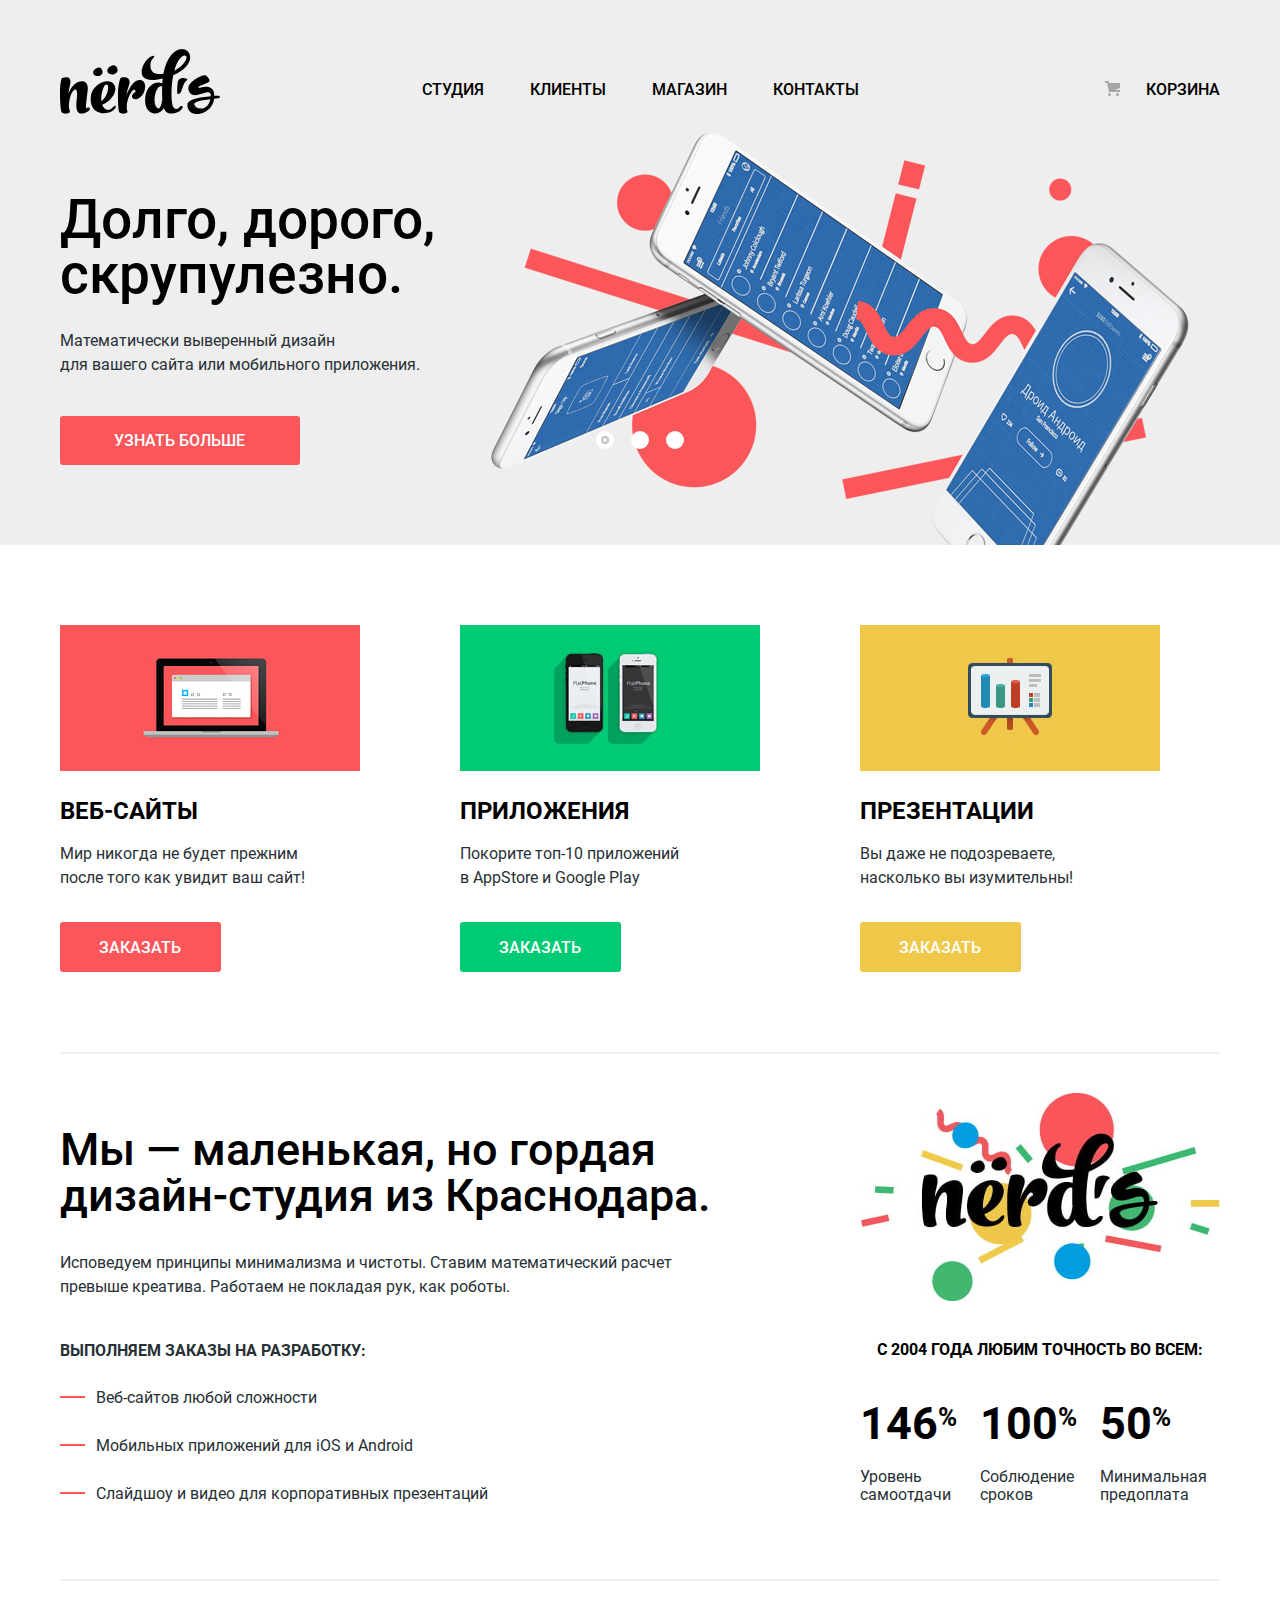
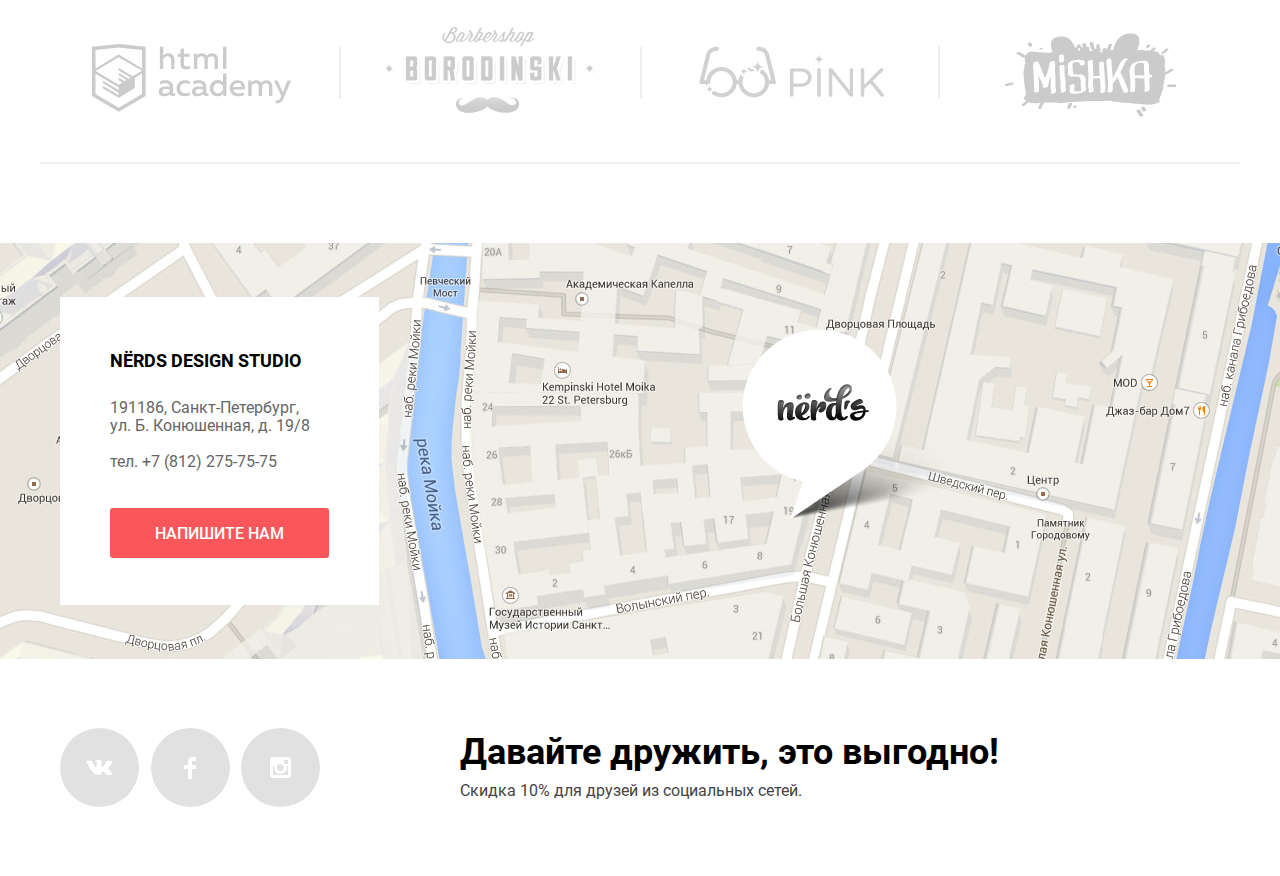
<file: index.html>
<!DOCTYPE html>
<html class="page" lang="ru">
  <head>
    <meta charset="utf-8">
    <title>Интернет магазин Нёрдс</title>
    <link rel="stylesheet" href="css/normalize.css">
    <link rel="stylesheet" href="css/style.min.css">
  </head>
  <body class="body-page">
    <header class="main-header">
      <nav class="main-navigation container">
        <a class="main-header-logo">
          <img class="nerds-logo" src="img/nerds-logo.svg" width="160" height="65" alt="Нёрдс главная страница" >
        </a>
        <ul class="list-site-navigation">
          <li class="studio"><a href="#">студия</a></li>
          <li class="clients"><a href="#">клиенты</a></li>
          <li class="catalog"><a href="catalog.html">магазин</a></li>
          <li><a href="#contact">контакты</a></li>
        </ul>
        <div class="container-busket">
          <a class="busket" href="#">корзина</a>
        </div>
      </nav>
    </header>
  <main class="center">
    <h1 class="visually-hidden">Интернет магазин "Nerds"</h1>
    <div class="slider-bar">
      <section class="slider-wrapper container">
        <h2 class="visually-hidden">Преимущества</h2>
        <ul class="list-sliders">
          <li class="slide slide-current">
            <div class="container-text-sliders">
              <h3 class="caption-slide">Долго, дорого, скрупулезно.</h3>
              <p class="caption-slide-item">Математически выверенный дизайн<br>для вашего сайта или мобильного приложения.</p>
              <a class="button slide-button" href="#">Узнать больше</a>
            </div>
            <img class="block-slide" src="img/nerds-index-slide1.png" width="761" height="431" alt="Парящие смартфоны в разноцветных ленточках">
          </li>
          <li class="slide">
            <div class="container-text-sliders">
              <h3 class="caption-slide">Любим математику как никто другой</h3>
              <p class="caption-slide-item  slide2">Никакого креатива, только математические формулы для расчета идеальных пропорций</p>
              <a class="button slide-button" href="#">Узнать больше</a>
            </div>
            <img class="block-slide" src="img/nerds-index-slide2.png" width="761" height="431" alt="Два включённых монитора">
          </li>
          <li class="slide">
            <div class="container-text-sliders">
              <h3 class="caption-slide">Только ночь,<br>только хардкор</h3>
              <p class="caption-slide-item slide3">Работать днем, как все? Мы против этого.<br> Ближе к полуночи работа только начинается.</p>
              <a class="button slide-button" href="#">Узнать больше</a>
            </div>
            <img class="block-slide" src="img/nerds-index-slide3.png" width="761" height="431" alt="Парящие планшет и смарфон">
          </li>
        </ul>
        <div class="control-slider">
          <button class="button-slider button-slider-current" type="button" aria-label="Слайд первый"></button>
          <button class="button-slider" type="button" aria-label="Слайд второй"></button>
          <button class="button-slider" type="button" aria-label="Слайд третий"></button>
        </div>
      </section>
    </div>
      <section class="service container">
        <h2 class="visually-hidden">Сервис</h2>
        <ul class="list-service">
          <li class="service-list-item">
            <img src="img/illustration-1.jpg" width="300" height="146" alt="Ноутбук на красном фоне">
            <h3 class="caption-service">Веб-сайты</h3>
            <p class="caption-service-info">Мир никогда не будет прежним после того как увидит ваш сайт!</p>
            <a class="button site-button" href="#">Заказать</a>
          </li>
          <li class="service-list-item">
            <img src="img/illustration-2.jpg" width="300" height="146" alt="Два смартфона на зелёном фоне">
            <h3 class="caption-service">Приложения</h3>
            <p class="caption-service-info">Покорите топ-10 приложений<br> в AppStore и Google Play</p>
            <a class="button app-button" href="#">Заказать</a>
          </li>
          <li class="service-list-item">
            <img src="img/illustration-3.jpg" width="300" height="146" alt="Экран на треноге">
            <h3 class="caption-service">Презентации</h3>
            <p class="caption-service-info">Вы даже не подозреваете, насколько вы изумительны!</p>
            <a class="button presentation-button" href="#">Заказать</a>
          </li>
        </ul>
      </section>
      <section class="about-us container">
        <h2 class="visually-hidden">О нас</h2>
          <div class="about-us-wrapper">
            <div class="order-container">
              <h3>Мы — маленькая, но гордая дизайн-студия из Краснодара.</h3>
              <p class="about-us-text">Исповедуем принципы минимализма и чистоты. Ставим математический расчет превыше креатива. Работаем не покладая рук, как роботы.</p>
              <h4 class="caption-about-us-list">Выполняем заказы на разработку:</h4>
              <ul class="about-us-list">
                <li>Веб-сайтов любой сложности</li>
                <li>Мобильных приложений для iOS и Android</li>
                <li>Слайдшоу и видео для корпоративных презентаций</li>
              </ul>
            </div>
            <div class="progress-container">
              <img src="img/nerds-illustration.jpg" width="360" height="208" alt="Логотип Нёрдс на фоне шариков и ленточек">
              <div class="progress-content">
                <h4>с 2004 года Любим точность во всем:</h4>
                <dl class="percent">
                  <dt>146<sup class="figur">%</sup></dt>
                  <dd>Уровень самоотдачи</dd>
                  <dt>100<sup class="figur">%</sup></dt>
                  <dd>Соблюдение сроков</dd>
                  <dt>50<sup class="figur">%</sup></dt>
                  <dd>Минимальная предоплата</dd>
                </dl>
              </div>
            </div>
        </div>
      </section>
      <section class="company container">
        <h2 class="visually-hidden">Компании</h2>
        <ul class="list-company">
          <li class="company-academy">
            <a href="https://htmlacademy.ru/intensive/htmlcss">
              <img src="img/html-academy.svg" width="199" height="68" alt="HtmlAcademy">
            </a>
          </li>
          <li class="company-borodinski">
            <a href="#">
              <img src="img/borodinski.svg" width="209" height="90" alt="Borodinski">
            </a>
          </li>
          <li class="company-pink">
            <a href="#">
              <img src="img/pink.svg" width="185" height="52" alt="Pink">
            </a>
          </li>
          <li class="company-mishka">
            <a href="#">
              <img src="img/mishka.svg" width="173" height="84" alt="Mishka">
            </a>
          </li>
        </ul>
      </section>
    </main>
    <footer class="main-footer">
      <section class="adress-company">
        <h2 class= visually-hidden>Контакты</h2>
        <div class="map">
          <div class="container-contact">
            <div class="map-marker"></div>
            <div class="contact">
              <h3 class="footer-caption" id="contact">NЁRDS DESIGN STUDIO</h3>
              <p class="footer-adress">191186, Санкт-Петербург,<br>
                ул. Б. Конюшенная, д. 19/8</p>
              <a class="contact-phone" href="tel:+78122757575">тел. +7 (812) 275-75-75</a>
              <a class="button contact-button" href="#">Напишите нам</a>
            </div>
          </div>
        </div>
        <iframe src="https://www.google.com/maps/embed?pb=!1m18!1m12!1m3!1d1998.603625300295!2d30.320858715957424!3d59.93871916905443!2m3!1f0!2f0!3f0!3m2!1i1024!2i768!4f13.1!3m3!1m2!1s0x4696310fca145cc1%3A0x42b32648d8238007!2z0JHQvtC70YzRiNCw0Y8g0JrQvtC90Y7RiNC10L3QvdCw0Y8g0YPQuy4sIDE5LzgsINCh0LDQvdC60YIt0J_QtdGC0LXRgNCx0YPRgNCzLCAxOTExODY!5e0!3m2!1sru!2sru!4v1603130419307!5m2!1sru!2sru" width="1440" height="416"  allowfullscreen="" aria-hidden="true" tabindex="0">
        </iframe>
      </section>
      <div class="container">
        <section class="footer-social">
          <div class="frendship">
            <h2>Давайте дружить, это выгодно!</h2>
            <p>Скидка 10% для друзей из социальных сетей.</p>
          </div>
          <ul>
            <li>
              <a class="button-social" href="#">
                <span class="visually-hidden">Вконтакте</span>
                <svg aria-hidden="true" focusable="false" width="27" height="15" viewBox="0 0 27 15">
                  <path d="M16.6173 11.51C17.5843 11.201 18.8224 13.55 20.1404 14.449C21.1297 15.13 21.8873 14.983 21.8873 14.983L25.4003 14.933C25.4003 14.933 27.2362 14.821 26.3683 13.379C26.2965 13.259 25.8595 12.31 23.7536 10.357C21.5515 8.31404 21.8499 8.64504 24.5011 5.11304C26.1165 2.96004 26.7628 1.64504 26.5605 1.08504C26.3663 0.546037 25.1798 0.686037 25.1798 0.686037L21.2217 0.713037C20.8363 0.714037 20.5096 0.832037 20.3609 1.22804C20.3579 1.23204 19.7328 2.89404 18.8993 4.30704C17.1382 7.29604 16.4352 7.45504 16.1439 7.26804C15.4753 6.83504 15.6442 5.53104 15.6442 4.60404C15.6442 1.70704 16.0812 0.499037 14.7885 0.187037C14.3566 0.0830374 14.041 0.0150374 12.9394 0.00503741C11.5314 -0.0159626 10.3358 0.00503743 9.65806 0.334037C9.20793 0.557037 8.86301 1.04604 9.07239 1.07404C9.33539 1.10904 9.9251 1.23404 10.2407 1.66004C10.6463 2.21204 10.6342 3.44904 10.6342 3.44904C10.6342 3.44904 10.8658 6.86004 10.088 7.28304C9.55387 7.57304 8.82356 6.98104 7.25267 4.26704C6.45054 2.87904 5.84464 1.34504 5.84464 1.34504C5.84464 1.34504 5.7273 1.06004 5.51488 0.904037C5.262 0.719037 4.90797 0.660037 4.90797 0.660037L1.15119 0.684037C1.15119 0.684037 0.586767 0.700037 0.379405 0.946037C0.195309 1.16404 0.364233 1.61404 0.364233 1.61404C0.364233 1.61404 3.30674 8.49504 6.63868 11.961C9.69346 15.143 13.165 14.932 13.165 14.932H14.7379C14.7379 14.932 15.2123 14.878 15.4551 14.62C15.6817 14.38 15.6715 13.929 15.6715 13.929C15.6715 13.929 15.6402 11.82 16.6173 11.51Z" fill="white"/>
                </svg>
              </a>
            </li>
            <li>
              <a class="button-social" href="#">
                <span class="visually-hidden">Фейсбук</span>
                <svg aria-hidden="true" focusable="false" width="12" height="22" viewBox="0 0 12 22">
                  <path d="M12 4V0H8C5.79086 0 4 1.79086 4 4V8H0V12H4V22H8V12H12V8H8V4H12Z" fill="white"/>
                </svg>
              </a>
            </li>
            <li>
              <a class="button-social" href="#">
                <span class="visually-hidden">Инстаграм</span>
                <svg aria-hidden="true" focusable="false" width="21" height="21" viewBox="0 0 21 21">
                  <path fill-rule="evenodd" clip-rule="evenodd" d="M3 0H18C19.65 0 21 1.35 21 3V18C21 19.65 19.65 21 18 21H3C1.35 21 0 19.65 0 18V3C0 1.35 1.35 0 3 0ZM14 10.5C14 8.57 12.43 7 10.5 7C8.57 7 7 8.57 7 10.5C7 12.43 8.57 14 10.5 14C12.43 14 14 12.43 14 10.5ZM3 18V9H4.181C4.0626 9.49127 4.00186 9.99467 4 10.5C4 14.0899 6.91015 17 10.5 17C14.0899 17 17 14.0899 17 10.5C16.9986 9.99464 16.9379 9.49118 16.819 9H18V18H3ZM14 7H18V3H14V7Z" fill="white"/>
                </svg>
              </a>
            </li>
          </ul>
        </section>
      </div>
    </footer>
    <section class="modal-contact">
      <h2>Напишите нам</h2>
      <form class="fill-form" action="https://echo.htmlacademy.ru" method="post">
        <p class="user-data name">
          <label for="user-name">Ваше имя:</label>
          <input class="modal-field user-name" id="user-name" type="text" name="user-name" placeholder="Имя Фамилия" required>
        </p>
        <p class="user-data email">
          <label for="user-email">Ваш email:</label>
          <input class="modal-field user-email" id="user-email" type="text" name="user-email" placeholder="email@example.com" required>
        </p>
        <p class="textarea">
          <label for="letter">Текст письма:</label>
          <textarea class="modal-field user-letter" id="letter" name="letter" placeholder="В свободной форме" rows="4" cols="50" required></textarea>
        </p>
        <button class="button modal-send" type="submit">Отправить</button>
        <button class="modal-close" type="button" aria-label="Закрыть"></button>
      </form>
    </section>
  <script src="js/script.min.js"></script>
</body>
</html>
</file>
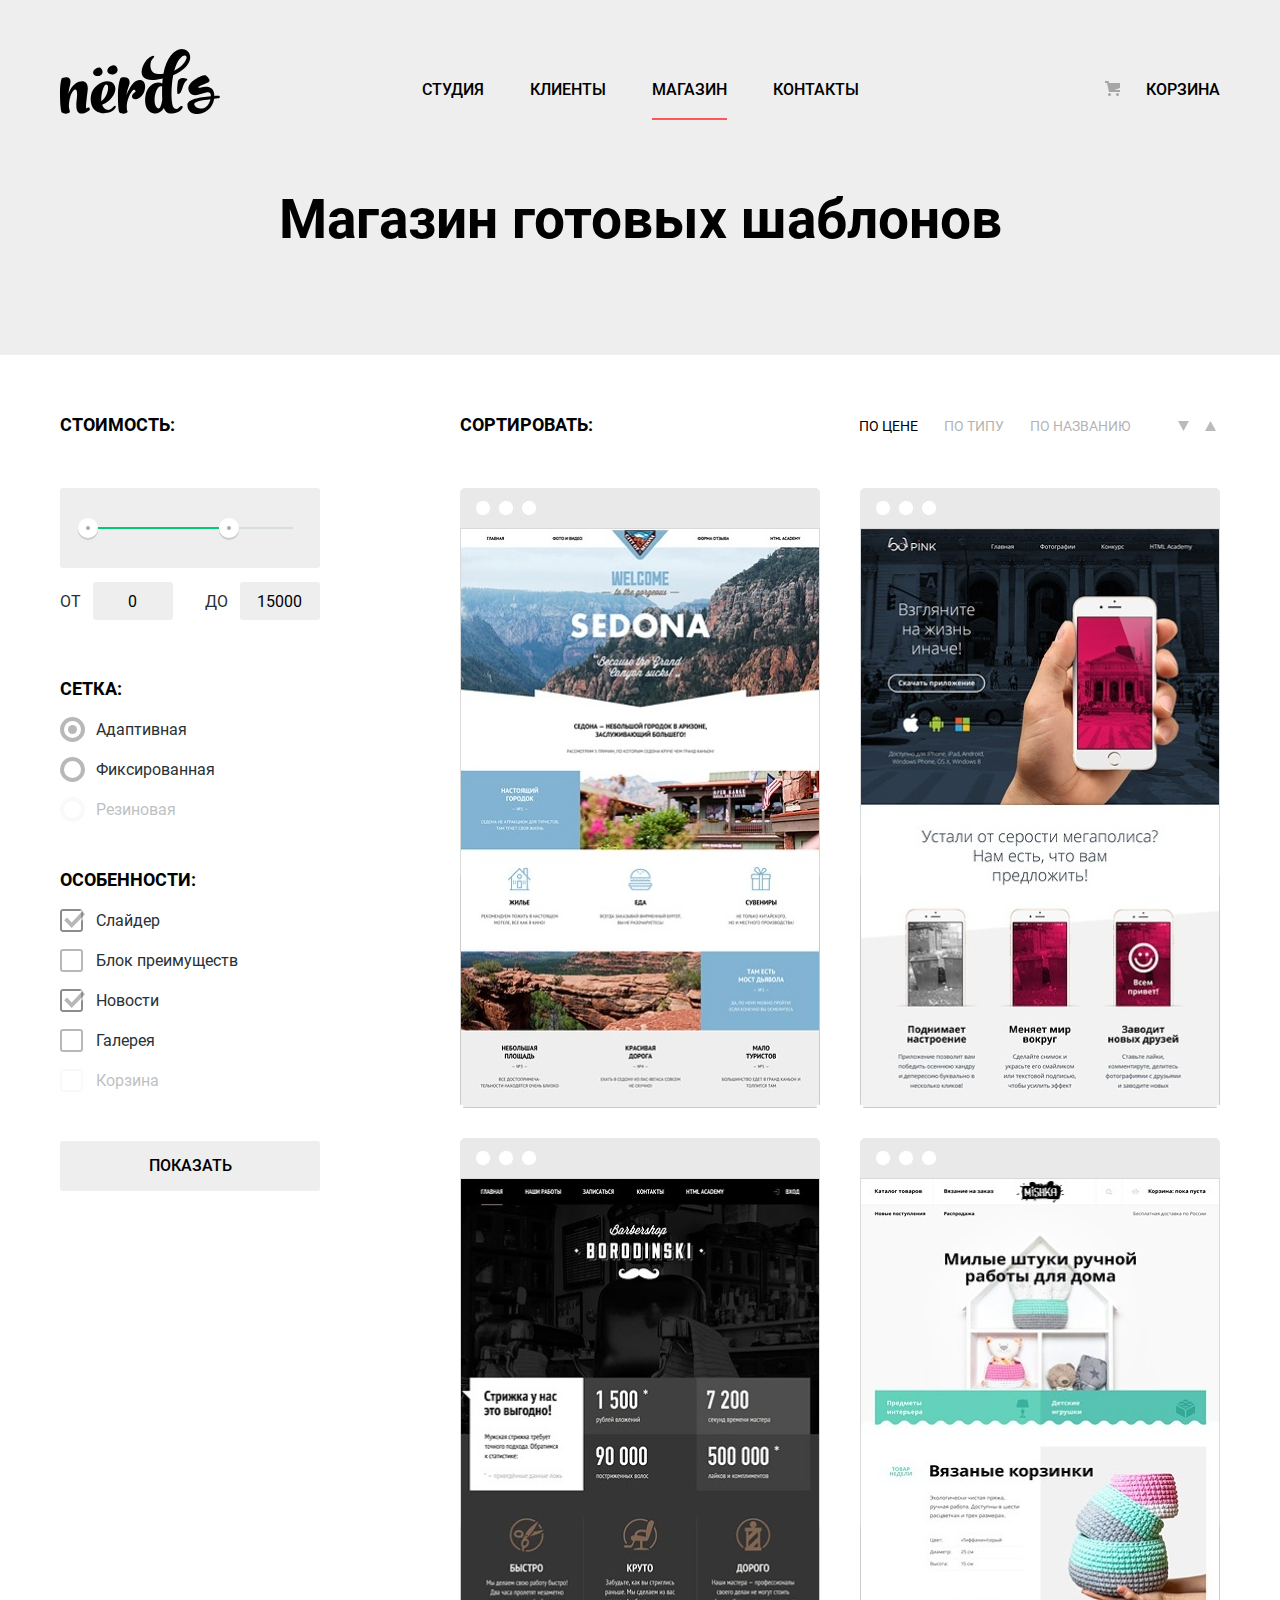
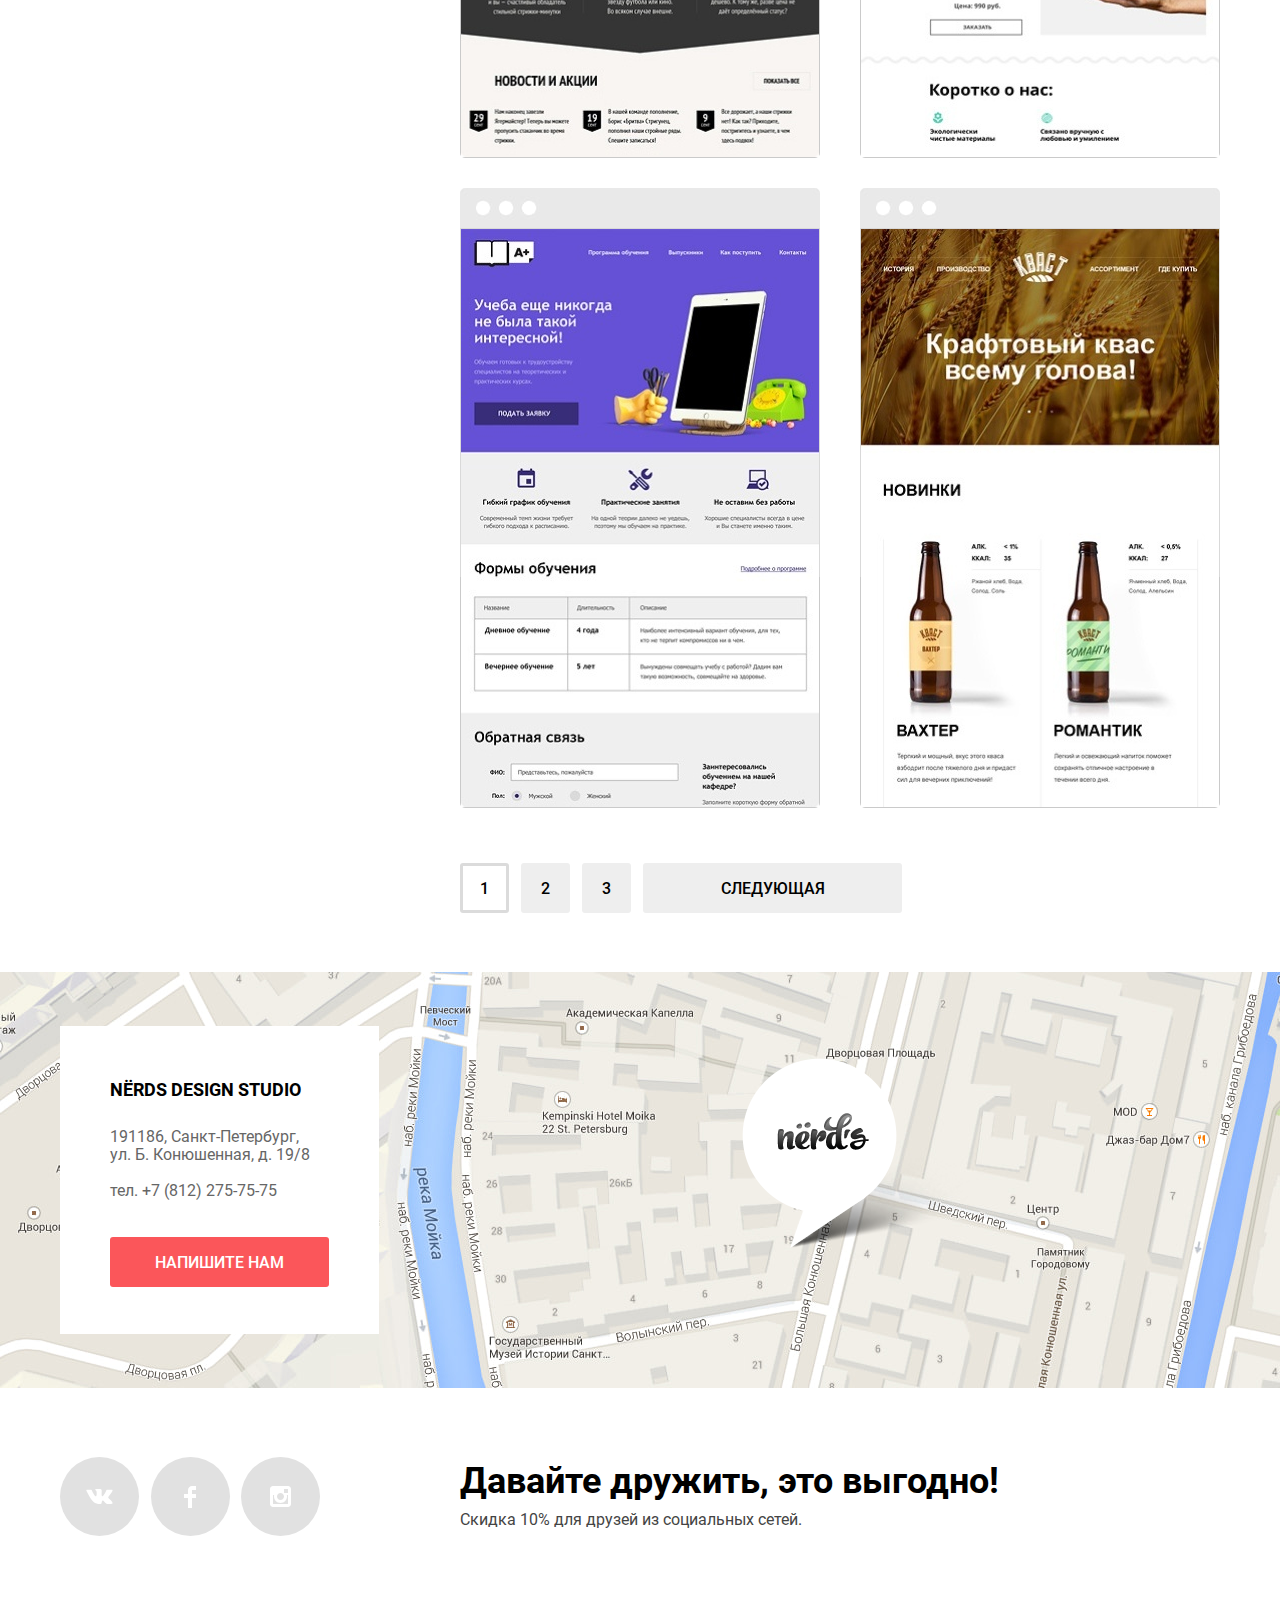
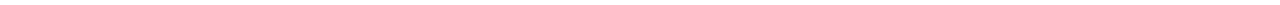
<file: catalog.html>
<!DOCTYPE html>
<html class="page" lang="ru">
  <head>
    <meta charset="utf-8">
    <title>Магазин готовых шаблонов</title>
    <link rel="stylesheet" href="css/normalize.css">
    <link rel="stylesheet" href="css/style.min.css">
  </head>
  <body class="body-inner">
    <header class="main-header">
      <nav class="main-navigation container">
        <a href="index.html" class="main-header-logo logo-active">
          <img class="nerds-logo" src="img/nerds-logo.svg" width="160" height="65" alt="Нёрдс" >
        </a>
          <ul class="list-site-navigation">
            <li class="studio"><a href="#">студия</a></li>
            <li class="clients"><a href="#">клиенты</a></li>
            <li class="catalog page-nav-current"><a>магазин</a></li>
            <li><a href="#contact">контакты</a></li>
          </ul>
        <div class="container-busket">
          <a class="busket" href="#">корзина</a>
        </div>
      </nav>
    </header>
    <main class="main-inner">
      <h1 class="inner-main-caption">Магазин готовых шаблонов</h1>
      <div class="container  main-iner-container">
        <section class="filters">
          <h2 class="visually-hidden">Фильтр товаров</h2>
          <form class="form-filters" action="https://echo.htmlacademy.ru/" method="get" target="_blank">
            <fieldset class="filter-item">
              <legend>Стоимость:</legend>
              <div class="range-filter">
                <div class="range-controls">
                  <div class="scale">
                    <div class="bar"></div>
                  </div>
                  <div class="toggle toggle-min"></div>
                  <div class="toggle toggle-max"></div>
                </div>
                <div class="price-controls">
                  <label class="min-price">
                    от <input type="number" name="min-price" value="0">
                  </label>
                  <label class="max-price">
                    до <input type="number" name="max-price" value="15000">
                  </label>
                </div>
              </div>
            </fieldset>
            <fieldset class="radio-controls">
              <legend class="caption-filter">Сетка:</legend>
              <ul class="list-radio">
                <li class="filter-option filter-radio">
                  <input class="visually-hidden filter-input-radio filter-input" type="radio" name="property-grid" value="Адаптивная" id="adaptive"  checked>
                  <label for="adaptive">Адаптивная</label>
                </li>
                <li class="filter-option filter-radio">
                  <input class="visually-hidden filter-input-radio filter-input" type="radio" name="property-grid" value="Фиксированная" id="fixed">
                  <label for="fixed">Фиксированная</label>
                </li>
                <li class="filter-option filter-radio">
                  <input class="visually-hidden filter-input-radio filter-input" type="radio" name="property-grid" value="Резиновая" id="rubber" disabled>
                  <label for="rubber">Резиновая</label>
                </li>
              </ul>
            </fieldset>
            <fieldset class="check-controls">
              <legend class="caption-filter">Особенности:</legend>
              <ul class="list-checkbox">
                <li class="filter-option filter-checkbox">
                  <input class="visually-hidden filter-input-checkbox filter-input" type="checkbox" id="field-checkbox-slider" name="slider" checked>
                  <label for="field-checkbox-slider">Слайдер</label>
                </li>
                <li class="filter-option filter-checkbox">
                  <input class="visually-hidden filter-input-checkbox filter-input" type="checkbox" id="field-checkbox-advantage" name="advantage">
                  <label for="field-checkbox-advantage">Блок преимуществ</label>
                </li>
                <li class="filter-option filter-checkbox">
                  <input class="visually-hidden filter-input-checkbox filter-input" type="checkbox" id="field-checkbox-news" name="news" checked>
                  <label for="field-checkbox-news">Новости</label>
                </li>
                <li class="filter-option filter-checkbox">
                  <input class="visually-hidden filter-input-checkbox filter-input" type="checkbox" id="field-checkbox-galery" name="galery">
                  <label for="field-checkbox-galery">Галерея</label>
                </li>
                <li class="filter-option filter-checkbox">
                  <input class="visually-hidden filter-input-checkbox filter-input" type="checkbox" id="field-checkbox-busket" name="busket" disabled>
                  <label for="field-checkbox-busket">Корзина</label>
                </li>
              </ul>
            </fieldset>
            <button class="button-filters" type="submit">Показать</button>
          </form>
        </section>
        <section class="select">
          <h3>Сортировать:</h3>
          <ul class="list-select">
            <li class="select-item select-for-price"><a class="current-item" href="#">По цене</a></li>
            <li class="select-item select-for-type"><a href="#">По типу</a></li>
            <li class="select-item select-for-name"><a href="#">По названию</a></li>
            <li class="select-item select-for-down">
              <a href="#" class="icon-down">
                <span class="visually-hidden">По убыванию</span>
                <svg width="11" height="10" viewBox="0 0 11 10" fill="none" xmlns="http://www.w3.org/2000/svg">
                <path d="M5.5 10L0 0H11" fill="#231F20"/>
                </svg>
              </a>
            </li>
            <li class="select-item select-for-up">
              <a href="#" class="icon-up">
                <span class="visually-hidden">По возрастанию</span>
                <svg width="11" height="10" viewBox="0 0 11 10" fill="none" xmlns="http://www.w3.org/2000/svg">
                <path d="M5.5 0L0 10H11L5.5 0Z" fill="#231F20"/>
                </svg>
              </a>
            </li>
          </ul>
        </section>
        <section class="models">
          <h2 class="visually-hidden">Готовые шаблоны</h2>
          <ul class="list-site-models">
            <li>
              <div class="card-site">
                <img src="files/mask-site-1.jpg" width="358" height="578" alt="Достопримечательности городка Седона ">
                <div class="field-price">
                  <h3><a href="#">Sedona</a></h3>
                  <p class="description">Информационный сайт<br>для туристов</p>
                  <button class="button button-price" type="button">9 900 ₽</button>
                </div>
              </div>
            </li>
            <li>
              <div class="card-site">
                <img src="files/mask-site-2.jpg" width="358" height="578" alt="Смартфон с приложением от pink">
                <div class="field-price">
                  <h3><a href="#">Pink App</a></h3>
                  <p class="description">Продуктовый лендинг<br>приложения для iOS и Android</p>
                  <button class="button button-price" type="button">9 900 ₽</button>
                </div>
              </div>
            </li>
            <li>
              <div class="card-site">
                <img src="files/mask-site-3.jpg" width="358" height="578" alt="Барбершоп Бородинский- преимущества">
                <div class="field-price">
                  <h3><a href="#">Barbershop</a></h3>
                  <p class="description">Сайт салона красоты.<br>Для мужчин, да.</p>
                  <button class="button button-price" type="button">9 900 ₽</button>
                </div>
              </div>
            </li>
            <li>
              <div class="card-site">
                <img src="files/mask-site-4.jpg" width="358" height="578" alt="Вязанные корзинки ручной работы">
                <div class="field-price">
                  <h3><a href="#">Mishka</a></h3>
                  <p class="description">Интернет-магазин<br>вязаных игрушек</p>
                  <button class="button button-price" type="button">9 900 ₽</button>
                </div>
              </div>
            </li>
            <li>
              <div class="card-site">
                <img src="files/mask-site-5.jpg" width="358" height="578" alt="Сайт с выгодным предложением получения образования">
                <div class="field-price">
                  <h3><a href="#">A plus</a></h3>
                  <p class="description">Лендинг курсов повышения<br>квалификации</p>
                  <button class="button button-price" type="button">9 900 ₽</button>
                </div>
              </div>
            </li>
            <li>
              <div class="card-site">
                <img src="files/mask-site-6.jpg" width="358" height="578" alt="Показывает новые сорта кваса">
                <div class="field-price">
                  <h3><a href="#">Кваст</a></h3>
                  <p class="description">Промо-сайт производителя<br>крафтового кваса</p>
                  <button class="button button-price" type="button">9 900 ₽</button>
                </div>
              </div>
            </li>
          </ul>
          <ul class="list-pagination">
            <li class="pagination-item pagination-item-current"><a>1</a></li>
            <li class="pagination-item"><a href="#">2</a></li>
            <li class="pagination-item"><a href="#">3</a></li>
            <li class="pagination-item pagination-item-next"><a href="#">Следующая</a></li>
          </ul>
        </section>
      </div>
    </main>
    <footer class="main-footer">
      <section class="adress-company">
        <h2 class= visually-hidden>Контакты</h2>
        <div class="map">
          <div class="container-contact">
            <div class="map-marker"></div>
            <div class="contact">
              <h3 class="footer-caption" id="contact">NЁRDS DESIGN STUDIO</h3>
              <p class="footer-adress">191186, Санкт-Петербург,<br>
                ул. Б. Конюшенная, д. 19/8</p>
              <a class="contact-phone" href="tel:+78122757575">тел. +7 (812) 275-75-75</a>
              <a class="button contact-button" href="#">Напишите нам</a>
            </div>
          </div>
        </div>
        <iframe src="https://www.google.com/maps/embed?pb=!1m18!1m12!1m3!1d1998.603625300295!2d30.320858715957424!3d59.93871916905443!2m3!1f0!2f0!3f0!3m2!1i1024!2i768!4f13.1!3m3!1m2!1s0x4696310fca145cc1%3A0x42b32648d8238007!2z0JHQvtC70YzRiNCw0Y8g0JrQvtC90Y7RiNC10L3QvdCw0Y8g0YPQuy4sIDE5LzgsINCh0LDQvdC60YIt0J_QtdGC0LXRgNCx0YPRgNCzLCAxOTExODY!5e0!3m2!1sru!2sru!4v1603130419307!5m2!1sru!2sru" width="1440" height="416"  allowfullscreen="" aria-hidden="true" tabindex="0">
        </iframe>
      </section>
      <div class="container">
        <section class="footer-social">
          <div class="frendship">
            <h2>Давайте дружить, это выгодно!</h2>
            <p>Скидка 10% для друзей из социальных сетей.</p>
          </div>
          <ul>
            <li>
              <a class="button-social" href="#">
                <span class="visually-hidden">Вконтакте</span>
                <svg aria-hidden="true" focusable="false" width="27" height="15" viewBox="0 0 27 15">
                  <path d="M16.6173 11.51C17.5843 11.201 18.8224 13.55 20.1404 14.449C21.1297 15.13 21.8873 14.983 21.8873 14.983L25.4003 14.933C25.4003 14.933 27.2362 14.821 26.3683 13.379C26.2965 13.259 25.8595 12.31 23.7536 10.357C21.5515 8.31404 21.8499 8.64504 24.5011 5.11304C26.1165 2.96004 26.7628 1.64504 26.5605 1.08504C26.3663 0.546037 25.1798 0.686037 25.1798 0.686037L21.2217 0.713037C20.8363 0.714037 20.5096 0.832037 20.3609 1.22804C20.3579 1.23204 19.7328 2.89404 18.8993 4.30704C17.1382 7.29604 16.4352 7.45504 16.1439 7.26804C15.4753 6.83504 15.6442 5.53104 15.6442 4.60404C15.6442 1.70704 16.0812 0.499037 14.7885 0.187037C14.3566 0.0830374 14.041 0.0150374 12.9394 0.00503741C11.5314 -0.0159626 10.3358 0.00503743 9.65806 0.334037C9.20793 0.557037 8.86301 1.04604 9.07239 1.07404C9.33539 1.10904 9.9251 1.23404 10.2407 1.66004C10.6463 2.21204 10.6342 3.44904 10.6342 3.44904C10.6342 3.44904 10.8658 6.86004 10.088 7.28304C9.55387 7.57304 8.82356 6.98104 7.25267 4.26704C6.45054 2.87904 5.84464 1.34504 5.84464 1.34504C5.84464 1.34504 5.7273 1.06004 5.51488 0.904037C5.262 0.719037 4.90797 0.660037 4.90797 0.660037L1.15119 0.684037C1.15119 0.684037 0.586767 0.700037 0.379405 0.946037C0.195309 1.16404 0.364233 1.61404 0.364233 1.61404C0.364233 1.61404 3.30674 8.49504 6.63868 11.961C9.69346 15.143 13.165 14.932 13.165 14.932H14.7379C14.7379 14.932 15.2123 14.878 15.4551 14.62C15.6817 14.38 15.6715 13.929 15.6715 13.929C15.6715 13.929 15.6402 11.82 16.6173 11.51Z" fill="white"/>
                </svg>
              </a>
            </li>
            <li>
              <a class="button-social" href="#">
                <span class="visually-hidden">Фейсбук</span>
                <svg aria-hidden="true" focusable="false" width="12" height="22" viewBox="0 0 12 22">
                  <path d="M12 4V0H8C5.79086 0 4 1.79086 4 4V8H0V12H4V22H8V12H12V8H8V4H12Z" fill="white"/>
                </svg>
              </a>
            </li>
            <li>
              <a class="button-social" href="#">
                <span class="visually-hidden">Инстаграм</span>
                <svg aria-hidden="true" focusable="false" width="21" height="21" viewBox="0 0 21 21">
                  <path fill-rule="evenodd" clip-rule="evenodd" d="M3 0H18C19.65 0 21 1.35 21 3V18C21 19.65 19.65 21 18 21H3C1.35 21 0 19.65 0 18V3C0 1.35 1.35 0 3 0ZM14 10.5C14 8.57 12.43 7 10.5 7C8.57 7 7 8.57 7 10.5C7 12.43 8.57 14 10.5 14C12.43 14 14 12.43 14 10.5ZM3 18V9H4.181C4.0626 9.49127 4.00186 9.99467 4 10.5C4 14.0899 6.91015 17 10.5 17C14.0899 17 17 14.0899 17 10.5C16.9986 9.99464 16.9379 9.49118 16.819 9H18V18H3ZM14 7H18V3H14V7Z" fill="white"/>
                </svg>
              </a>
            </li>
          </ul>
        </section>
      </div>
    </footer>
    <section class="modal-contact">
      <h2>Напишите нам</h2>
      <form class="fill-form" action="https://echo.htmlacademy.ru" method="post">
        <p class="user-data name">
          <label for="user-name">Ваше имя:</label>
          <input class="modal-field user-name" id="user-name" type="text" name="user-name" placeholder="Имя Фамилия" required>
        </p>
        <p class="user-data email">
          <label for="user-email">Ваш email:</label>
          <input class="modal-field user-email" id="user-email" type="text" name="user-email" placeholder="email@example.com" required>
        </p>
        <p class="textarea">
          <label for="letter">Текст письма:</label>
          <textarea class="modal-field user-letter" id="letter" name="letter" placeholder="В свободной форме" rows="4" cols="50" required></textarea>
        </p>
        <button class="button modal-send" type="submit">Отправить</button>
        <button class="modal-close" type="button" aria-label="Закрыть"></button>
      </form>
    </section>
  <script src="js/script.min.js"></script>
</body>
</html>
</file>
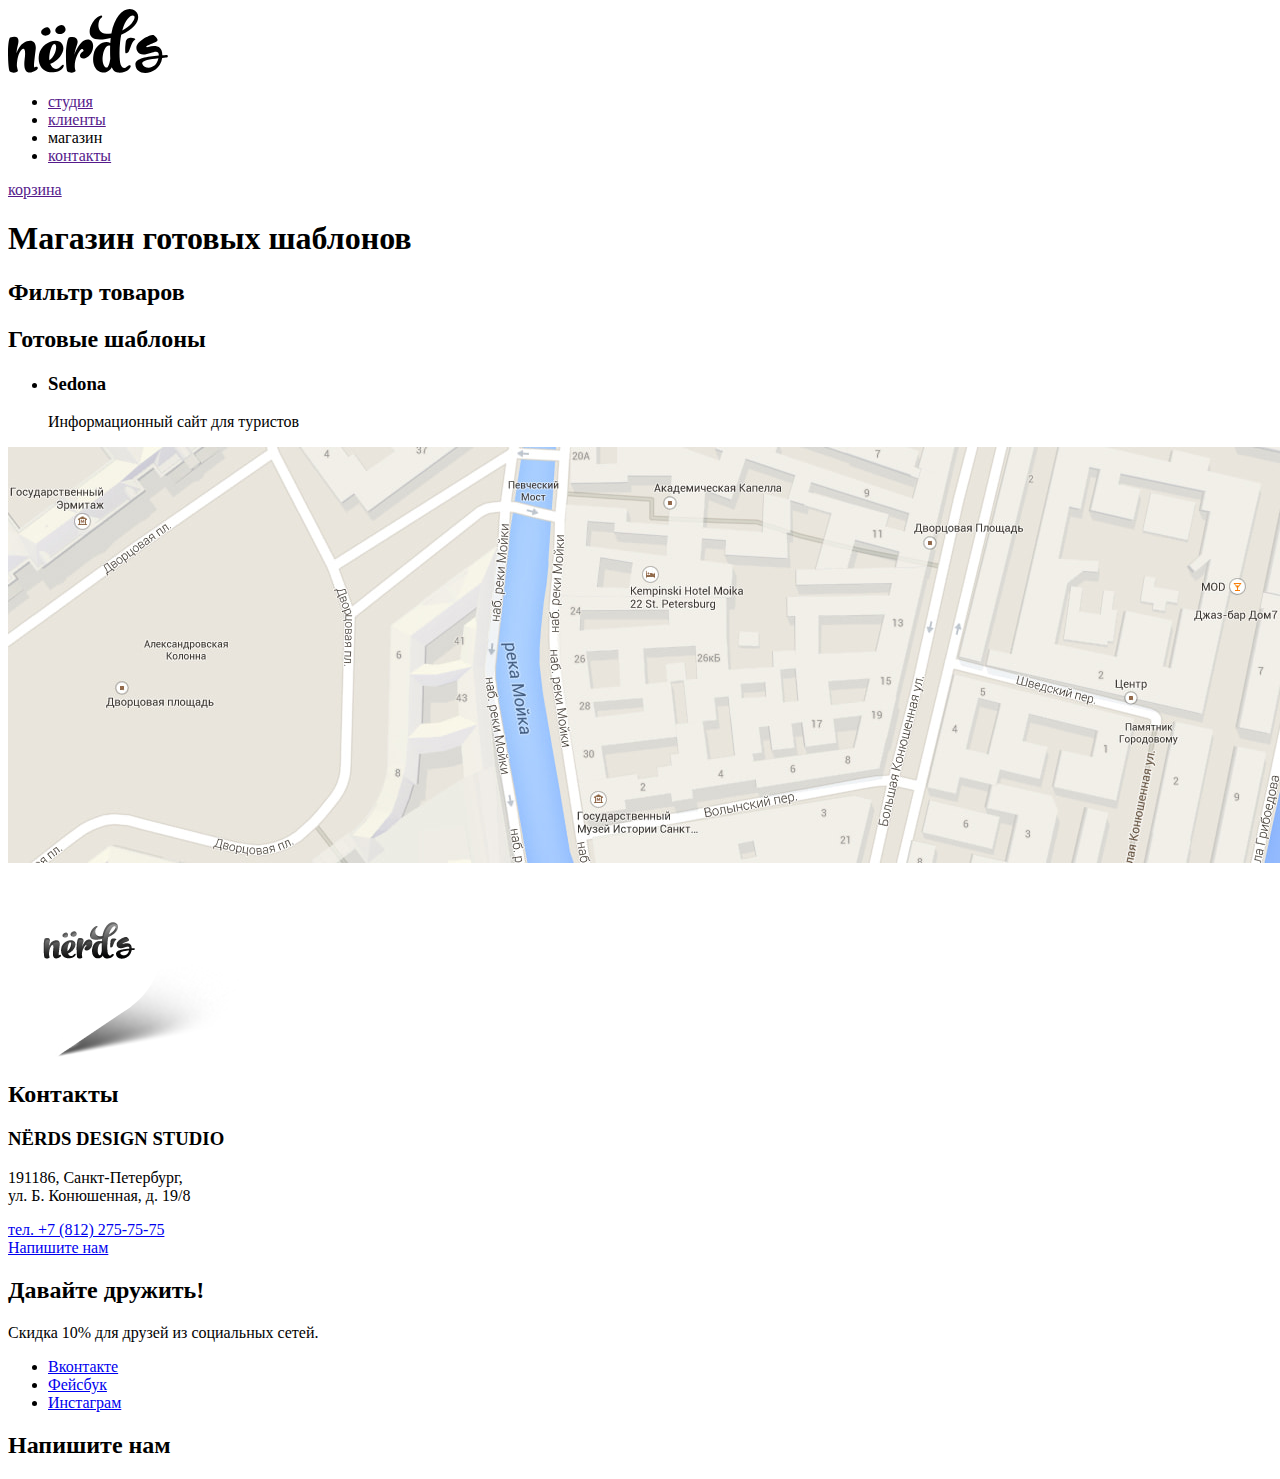
<file: katalog.html>
<!DOCTYPE html>
<html lang="ru">
  <head>
    <meta charset="utf-8">
    <title>Магазин готовых шаблонов</title>
  </head>
  <body>

    <header class="main-header">
      <nav>
        <a href="index.html">
          <img class="nerds-logo" src="img/nerds-logo.svg" width="159.87" height="65.02" alt="логотип Нёрдс" >
        </a>
        <ul>
          <li><a href="">студия</a></li>
          <li><a href="">клиенты</a></li>
          <li><a>магазин</a></li>
          <li><a href="">контакты</a></li>
        </ul>
        <a href="">корзина</a>
      </nav>
    </header>
    <main>
      <h1>Магазин готовых шаблонов</h1>
      <section>
        <h2>Фильтр товаров</h2>

      </section>

      <section>
        <h2>Готовые шаблоны</h2>
        <ul>
          <li>
            <a href="files/Mask site-1.png"></a>
            <h3>Sedona</h3>
            <p>Информационный сайт для туристов</p>

          </li>
        </ul>
      </section>



    </main>
    <footer class="main-footer">

      <section>
        <img src="img/map.jpg" width="1440" height="416" alt="Карта">
        <img src="img/map-marker.svg" width="231" height="190" alt="Указатель">
      </section>

      <section>
        <h2>Контакты</h2>
        <h3>NЁRDS DESIGN STUDIO</h3>
        <p>191186, Санкт-Петербург,<br>
          ул. Б. Конюшенная, д. 19/8</p>
        <a href="tel:+78122757575">тел. +7 (812) 275-75-75</a>
        <br>
        <a href="#">Напишите нам</a>
      </section>

      <section>
        <h2>Давайте дружить!</h2>
        <p>Скидка 10% для друзей из социальных сетей.</p>
        <ul>
          <li>
            <a href="#">Вконтакте</a>
          </li>
          <li>
            <a href="#">Фейсбук</a>
          </li>
          <li>
            <a href="#">Инстаграм</a>
          </li>
        </ul>
      </section>

    </footer>

      <section>
        <h2>Напишите нам</h2>
 <!-- Здесь будет форма- Ваше имя: Ваш email: Текст письма: Отправить-->
      </section>
  </body>
</html>
</file>
<file: css/style.min.css>
@-webkit-keyframes bounce{0%{transform:translateY(-2000px)}70%{transform:translateY(30px)}90%{transform:translateY(-10px)}to{transform:translateY(0)}}@keyframes bounce{0%{transform:translateY(-2000px)}70%{transform:translateY(30px)}90%{transform:translateY(-10px)}to{transform:translateY(0)}}@-webkit-keyframes shake{0%,to{transform:translateX(0)}10%,30%,50%,70%,90%{transform:translateX(-10px)}20%,40%,60%,80%{transform:translateX(10px)}}@keyframes shake{0%,to{transform:translateX(0)}10%,30%,50%,70%,90%{transform:translateX(-10px)}20%,40%,60%,80%{transform:translateX(10px)}}@font-face{font-family:"Roboto";font-style:normal;font-weight:400;src:local("Roboto"),local("Roboto-Regular"),url(../fonts/roboto.woff2) format("woff2"),url(../fonts/roboto.woff) format("woff");font-display:swap}@font-face{font-family:"Roboto";font-style:normal;font-weight:700;src:local("Roboto"),local("Roboto-Regular"),url(../fonts/robotobold.woff2) format("woff2"),url(../fonts/robotobold.woff) format("woff");font-display:swap}@font-face{font-family:"Roboto";font-style:normal;font-weight:500;src:local("Roboto"),local("Roboto-Regular"),url(../fonts/robotomedium.woff2) format("woff2"),url(../fonts/robotomedium.woff) format("woff");font-display:swap}:root{--background-grey: #EEEEEE;--basic-black: #000000;--background-dack-grey: #888888;--button-red: #FB565A;--button-green: #00CA74;--button-yellow: #EFC849;--button-hover-red: #E74246;--button-hover-green: #00BC6C;--button-hover-yellow: #EAB534;--button-push-red: #D7373B;--button-push-green: #00AA62;--button-push-yellow: #E5A722;--white: #FFFFFF;--dark-text: #283136;--grey-on-model: #666666;--light-grey: #444444;--light-grey-filter: #DFDFDF;--grey-border: #D7DCDE;--grey-hover: #B4B9BB;--grey-active: #D5D5D5;--grey-slider-current:#C1C1C1;--grey-scale: #D7DCDF;--grey-social: #E1E1E1;--grey-dark: #4D4D4D;--grey-toggle: #ABABAB;--grey-page-current: #DBDBDB;--black-opacity: rgba(0, 0, 0, 0.15);--white-opacity-03: rgba(255, 255, 255, 0.3);--black-opacity-01: rgba(0, 1, 1, 0.1);--black-opacity-04: rgba(0, 0, 0, 0.4);--black-opacity-025: rgba(0, 1, 1, 0.25);--black-opacity-1: rgba(0, 1, 1, 1);--black-opacity-03: rgba(0, 0, 0, 0.3)}body{font-family:"Roboto",Arial,sans-serif;font-size:16px;font-style:normal;color:var(--basic-black);margin:0;padding:0;background-color:var(--white)}img{max-width:100%;height:auto}.body-inner ul,.body-page ul{list-style:none}.page{height:100%}.container{width:1160px;margin:0 auto;padding-left:20px;padding-right:20px}.about-us-list,.about-us-text,.caption-about-us-list,.caption-service-info,.caption-slide-item,.filters ul,.percent dd,.value-range{color:var(--dark-text)}.body-page{line-height:24px;min-height:100%;display:grid;grid-template-rows:-webkit-min-content 1fr -webkit-min-content;grid-template-rows:min-content 1fr min-content;align-content:start}.body-inner a,.body-page a{text-decoration:none}.main-header{background-color:var(--background-grey);text-transform:uppercase;line-height:30px;font-weight:500}.main-navigation{height:114px;display:flex;justify-content:space-between;align-items:flex-end}.main-navigation a{color:inherit;display:block}.container-busket a{color:inherit}.main-header-logo{margin:0;height:66px;z-index:20}.logo-active:active{opacity:.3}.list-site-navigation{height:59px;margin:0 0 0 -41px;padding:0;min-width:437px;display:flex;justify-content:space-between}.container-busket a,.list-site-navigation a{position:relative;display:block;padding-bottom:9px;padding-top:20px}.page-nav-current a::after{content:"";position:absolute;left:0;bottom:-6px;width:100%;height:2px;background-color:var(--button-red)}.busket{position:relative}.busket::before{content:"";position:absolute;width:15px;height:15px;top:26px;right:100px;background-image:url(../img/cart.svg);background-repeat:no-repeat}.container-busket a{padding-left:44px}.main-iner-container{display:grid;grid-template-columns:400px auto;grid-template-rows:133px auto}.container-busket a:focus,.container-busket a:hover,.list-site-navigation a:focus,.list-site-navigation a:hover{color:var(--button-red)}.container-busket a:active,.list-site-navigation a:active{color:var(--black-opacity-03)}.slider-bar{background-color:var(--background-grey)}.slider-wrapper{position:relative;height:431px}.list-sliders{margin:0;padding:0}.container-text-sliders{width:538px;height:431px;display:flex;flex-direction:column;align-items:flex-start}.caption-slide{width:538px;font-weight:500;font-size:55px;line-height:55px;margin-top:78px;margin-bottom:11px}.caption-slide-item{width:416px;margin-bottom:39px}.caption-slide-item.slide2,.caption-slide-item.slide3{margin-top:28px;margin-bottom:27px}.slide-button{text-align:center;padding:16px 55px 15px 54px;border-radius:3px}.block-slide{display:block;position:absolute;bottom:0;right:23px;width:760px}.control-slider{position:absolute;bottom:96px;right:556px;width:88px;height:18px;display:flex;justify-content:space-between}.button-slider{position:relative;padding:0;height:18px;width:18px;background-color:var(--white);border-radius:50%;border:0;cursor:pointer;z-index:20}.button-slider-current::before{content:"";position:absolute;bottom:5px;right:5px;width:8px;height:8px;box-sizing:border-box;border:2px solid var(--grey-slider-current);border-radius:50%}.slide{display:none}.slide-current{display:block}.caption-service{font-weight:700;font-size:24px;line-height:30px;text-transform:uppercase}.list-service{margin:0;padding:0 0 80px;display:flex;justify-content:flex-start;flex-wrap:wrap;border-bottom:solid 2px var(--background-grey)}.list-service li{margin-top:80px;margin-right:100px}.list-service li:nth-child(3n){margin-right:0}.list-service li:last-child{margin-right:60px}.service-list-item{width:300px;display:flex;flex-direction:column;align-items:flex-start;padding:0;margin:0}.service-list-item h3{padding:0;margin:25px 0 0}.service-list-item p{padding:0;margin:16px 0 0;width:260px}.service-list-item a{margin:32px 0 0;padding:17px 40px 15px 39px;border-radius:3px}.about-us-wrapper h3,.progress-content dt{margin:0;font-weight:500;font-size:45px;line-height:46px}.about-us-wrapper h4{font-weight:700;text-transform:uppercase}.about-us-wrapper{margin:0;min-height:525px;display:flex;justify-content:space-between;border-bottom:solid 2px var(--background-grey)}.progress-container{margin-top:39px;width:360px}.order-container{width:651px;margin:73px 0 0}.about-us-text{margin:32px 0 0}.caption-about-us-list{margin:40px 0 0}.about-us-list{padding:0;margin:11px 0 0}.about-us-list li{padding:12px 0 12px 36px;position:relative}.about-us-list li::before{content:"";position:absolute;bottom:24px;left:0;width:25px;height:2px;background-color:var(--button-red)}.progress-content h4{margin:30px 0 30px 17px}.progress-content dl{display:grid;grid-template-columns:repeat(3,1fr)}.progress-content dd{padding-top:12px;line-height:18px;grid-row:2/2;margin:0}.progress-content dt{font-weight:700;line-height:64px}.figur{font-weight:700;font-size:26px;line-height:40px}.company{margin-bottom:79px;border-bottom:solid 2px var(--background-grey)}.company a{display:block;opacity:.2}.list-company{margin-left:32px;padding:0;margin-top:46px;margin-bottom:38px;display:flex;justify-content:start;flex-wrap:wrap}.list-company li{position:relative}.list-company li:nth-child(2)::after,.list-company li:nth-child(2)::before,.list-company li:nth-child(3)::after{content:"";position:absolute;width:2px;height:52px;background-color:var(--background-grey)}.list-company li:nth-child(2)::after,.list-company li:nth-child(2)::before{top:20px}.list-company li:nth-child(2)::after{right:-47px}.list-company li:nth-child(2)::before{left:-47px}.list-company li:nth-child(3)::after{right:-56px;top:0}.list-company .company-academy{margin-right:95px;margin-top:17px}.list-company .company-borodinski{margin-right:104px}.list-company .company-pink{margin-top:19px;margin-right:120px}.list-company .company-mishka{margin-top:6px}.company a:hover{opacity:1}.button-social:active path,.company a:active{opacity:.3}.adress-company{background-color:var(--background-grey);position:relative}.map{height:416px;background:url(../img/map.jpg) center no-repeat}.container-contact{position:relative;width:1160px;margin:0 auto}.map-marker{position:absolute;top:86px;right:247px;width:231px;height:190px;background:url(../img/map-marker.svg) center no-repeat}.adress-company iframe{position:absolute;top:0;display:block;width:100%;border:0}.contact{position:absolute;z-index:10;top:54px;left:0;margin:0;padding:0;min-height:308px;width:319px;display:flex;flex-direction:column;justify-content:flex-start;background-color:var(--white)}.footer-caption{font-weight:700;font-size:18px;line-height:30px;margin:49px 0 0}.contact-phone{padding-top:18px;padding-bottom:18px}.contact-button{margin:19px 0 0;padding:17px 44px 15px;border-radius:3px}.contact-phone,.footer-adress{line-height:18px;color:var(--grey-on-model);margin:0}.contact>*{margin-left:50px;margin-right:50px}.footer-adress{margin-top:23px}.footer-social h2,.frendship h2{font-weight:700;font-size:36px;line-height:36px}.footer-social p{font-size:16px;line-height:22px;color:var(--light-grey)}.footer-social{margin:0;height:217px;flex-direction:row-reverse;justify-content:space-between}.button-social,.footer-social,.footer-social ul,.frendship{display:flex;align-items:center}.frendship{flex-direction:row;flex-wrap:wrap;justify-content:flex-start;margin:auto}.frendship h2{margin:0 0 10px}.frendship p,.price-controls label{margin:0}.footer-social ul{min-width:260px;height:80px;justify-content:space-between;padding:0;margin:0 140px 0 0}.button-social{justify-content:center;width:79px;height:79px;background-color:var(--grey-social);border-radius:50%}.button-social:focus,.button-social:hover{background-color:var(--button-hover-red)}.button-social:active{background-color:var(--button-push-red);box-shadow:inset 0 3px 0 var(--black-opacity-01)}.body-inner{font-weight:400;min-height:100%;display:grid;grid-template-rows:-webkit-min-content 1fr -webkit-min-content;grid-template-rows:min-content 1fr min-content;align-content:start}.inner-main-caption{background-color:var(--background-grey);font-size:55px;line-height:55px;text-align:center;padding-top:78px;padding-bottom:108px;margin:0}.filters{grid-column:1/2;grid-row:1/3;width:260px}.form-filters fieldset{border:0;padding:0;margin-left:0}.filter-item{margin-top:55px}.filters ul{line-height:19px;margin:0;padding:0}.filter-item legend{width:100%;margin-bottom:48px;padding-left:0;text-transform:uppercase;font-size:18px;line-height:30px;font-weight:700;color:var(--basic-black)}.range-filter{display:flex;flex-wrap:wrap}.price-controls input[type=number],.range-controls{background-color:var(--background-grey);border-radius:3px}.range-controls{display:flex;align-items:center;justify-content:center;position:relative;width:260px;height:80px}.bar,.scale{width:205px;height:2px;background-color:var(--grey-scale)}.bar{width:64%;background-color:var(--button-green)}.toggle{width:4px;height:4px;border:solid 8px var(--white);background-color:var(--grey-toggle);border-radius:50%;box-shadow:0 2px 1px var(--black-opacity)}.toggle-max,.toggle-min{position:absolute;left:7%}.toggle-max{left:61%}.price-controls{width:260px;display:flex;justify-content:space-between;text-transform:uppercase;line-height:22px;color:var(--dark-text)}.price-controls input[type=number]{width:66px;height:38px;border:0;text-align:center;margin-top:14px;margin-left:8px;padding:0 0 0 14px}.radio-controls{margin-top:54px}.caption-filter{font-weight:700;font-size:18px;line-height:30px;text-transform:uppercase;margin-bottom:16px}.filter-option{margin-bottom:21px;padding-left:36px}.filter-option label{position:relative;display:block;cursor:pointer;-webkit-user-select:none;-moz-user-select:none;user-select:none}.filter-input-radio+label::before{position:absolute;box-sizing:border-box;content:"";width:25px;height:25px;top:-3px;left:-36px;border:4px solid var(--grey-dark);border-radius:50%;opacity:.4}.filter-input-radio:checked+label::after{position:absolute;content:"";width:9px;height:9px;top:5px;left:-28px;border-radius:50%;background-color:var(--grey-dark);opacity:.4}.check-controls{margin-top:25px;margin-bottom:30px}.filter-input-checkbox+label::before{position:absolute;box-sizing:border-box;content:"";width:23px;height:23px;top:-2px;left:-36px;border:2px solid var(--grey-dark);border-radius:3px;opacity:.4;display:block}.filter-input-checkbox:checked+label::after{position:absolute;content:"";width:26px;height:23px;top:-2px;left:-36px;background-color:var(--white);background-image:url(../img/check.svg);background-repeat:no-repeat;opacity:.4}.filter-input:hover+label::after,.filter-input:hover+label::before{opacity:1}.filter-input:disabled+label::after,.filter-input:disabled+label::before{opacity:.1}.filter-input:disabled+label{color:var(--dark-text);opacity:.3}.filter-input:focus+label::after,.filter-input:focus+label::before{opacity:1}.button-filters{width:100%;color:inherit;font-weight:500;font-size:inherit;line-height:18px;text-transform:uppercase;text-align:center;padding:16px 0;background:var(--background-grey);border-radius:3px;border:0}.button-filters:focus,.button-filters:hover{background-color:var(--light-grey-filter);border:0}.button-filters:active{background-color:var(--grey-active);opacity:.3}.select{grid-row-start:1;grid-row-end:2;grid-column-start:2;grid-column-end:3;display:flex;align-items:center}.list-select{min-width:360px;padding:0;display:flex;flex-wrap:wrap;margin:9px 0 0}.select h3{margin-top:25px;font-weight:700;font-size:18px;line-height:30px;text-transform:uppercase;margin-right:263px}.select-for-price,.select-for-type{margin-right:20px}.select-for-name{margin-right:41px}.select-for-down{margin-right:10px}.list-select li{font-size:14px;line-height:18px;text-transform:uppercase}.select-item a{color:inherit;opacity:.3;padding:10px 3px}.select-item:last-child a{padding-right:0}.select-item a:hover{opacity:.6}.select-item a.current-item,.select-item a:active,.select-item a:focus{opacity:1}.list-site-models{padding:0;margin:0;display:flex;justify-content:space-between;flex-wrap:wrap}.list-site-models li{padding:0;margin-left:0;margin-right:20px;margin-bottom:30px}.card-site img{margin-top:41px;margin-left:1px}.card-site,.card-site:hover,.card-site:focus-within{width:360px;height:620px;background-position:0 0;background-repeat:no-repeat;border-radius:5px}.card-site{position:relative;background-color:var(--black-opacity);background-image:url(../img/browser.jpg)}.card-site:hover{background-color:var(--white);background-image:url(../img/browser.svg);box-shadow:0 6px 15px var(--black-opacity-025)}.card-site:hover .field-price,.card-site:focus-within .field-price{z-index:auto}.field-price{position:absolute;background-color:var(--background-grey);width:360px;border-bottom-left-radius:5px;border-bottom-right-radius:5px;bottom:0;z-index:-1}.field-price a{color:inherit;padding:20px}.list-site-models li:nth-child(2n){margin-right:0}.models h3{font-size:18px;line-height:30px;text-transform:uppercase;text-align:center;margin:10px;padding-top:16px}.field-price a:hover{color:var(--button-red)}.field-price a:active,.field-price a:focus{color:var(--basic-black);opacity:.3}.description{line-height:18px;color:var(--grey-on-model);text-align:center;margin-top:13px;margin-bottom:32px}.button-price{display:block;padding:17px 75px 15px 72px;margin:0 auto 44px;border-radius:3px}.list-pagination{width:760px;min-height:50px;display:flex;flex-wrap:wrap;margin:25px 0 49px;padding:0}.pagination-item{margin-bottom:10px;margin-right:12px}.pagination-item a{color:inherit;font-weight:500;font-size:inherit;line-height:18px;text-transform:uppercase;display:block;background-color:var(--background-grey);border-radius:3px;padding:17px 20px 15px}.pagination-item-current a{background:var(--white);border:3px solid var(--grey-page-current);padding:14px 17px 12px}.pagination-item-next a{padding-right:77px;padding-left:78px}.pagination-item a:hover{background-color:var(--light-grey-filter)}.pagination-item a:active{background-color:var(--grey-active);box-shadow:inset 0 3px 0 var(--black-opacity-01);opacity:.3}.pagination-item-current a:active,.pagination-item-current a:focus,.pagination-item-current a:hover{background-color:var(--background-grey);background:var(--white);box-shadow:inset 0 0 0 var(--black-opacity-1);opacity:1}.button{font-weight:500;line-height:18px;color:var(--white);text-transform:uppercase;text-align:center;background-color:var(--button-red);border:0}.app-button{background-color:var(--button-green)}.presentation-button{background-color:var(--button-yellow)}.button:active{color:var(--white-opacity-03)}.button-price:hover,.contact-button:hover,.modal-send:hover,.site-button:hover,.slide-button:hover{background-color:var(--button-hover-red)}.button-price:active,.button-price:focus,.contact-button:active,.contact-button:focus,.modal-send:active,.site-button:active,.slide-button:active{background-color:var(--button-push-red);box-shadow:inset 0 3px 0 var(--black-opacity-01)}.app-button:hover{background-color:var(--button-hover-green)}.app-button:active{background-color:var(--button-push-green)}.presentation-button:hover{background-color:var(--button-hover-yellow)}.presentation-button:active{background-color:var(--button-push-yellow)}.modal-contact{z-index:100;position:fixed;top:0;right:0;bottom:0;left:0;margin:auto;width:960px;height:590px;background-color:var(--white);box-shadow:0 20px 40px var(--black-opacity-04);display:none}.modal-open{display:block;-webkit-animation:bounce .6s;animation:bounce .6s}.modal-error{-webkit-animation:shake .6s;animation:shake .6s}.fill-form{position:relative;width:761px;height:353px;margin:0 100px;display:flex;flex-wrap:wrap;align-items:flex-start}.user-data{margin:0;padding:0;display:flex;flex-direction:column}.name{margin-right:40px}.email,.name{width:360px}.textarea{width:760px;margin-top:34px;margin-bottom:43px}.textarea label{padding:0;margin:0}.textarea textarea{padding-left:15px;box-sizing:border-box;max-width:760px;min-height:118px;max-height:180px;resize: vertical;}.modal-send{padding:18px 84px 15px 85px;border-radius:3px}.modal-close{display:block;position:absolute;width:21px;height:21px;background-color:var(--white);background-image:url(../img/close.svg);background-position:0 0;right:-10px;top:-75px;opacity:.3;border:0}.modal-close:hover{opacity:1}.modal-close:active{opacity:.1;padding:0}.modal-contact h2{margin-top:63px;margin-left:100px;margin-bottom:37px;font-weight:700;font-size:45px;line-height:53px}.fill-form p{font-weight:700;line-height:18px}.modal-field{margin-top:9px;padding:14px;border:solid 2px var(--grey-border);border-radius:3px}.modal-field:hover{border-color:var(--grey-hover)}.modal-field:focus{border-color:var(--basic-black)}.modal-field.invalid,.modal-field:invalid{border-color:var(--button-hover-red)}.visually-hidden{position:absolute;width:1px;height:1px;margin:-1px;border:0;padding:0;white-space:nowrap;-webkit-clip-path:inset(100%);clip-path:inset(100%);clip:rect(0 0 0 0);overflow:hidden}
</file>
